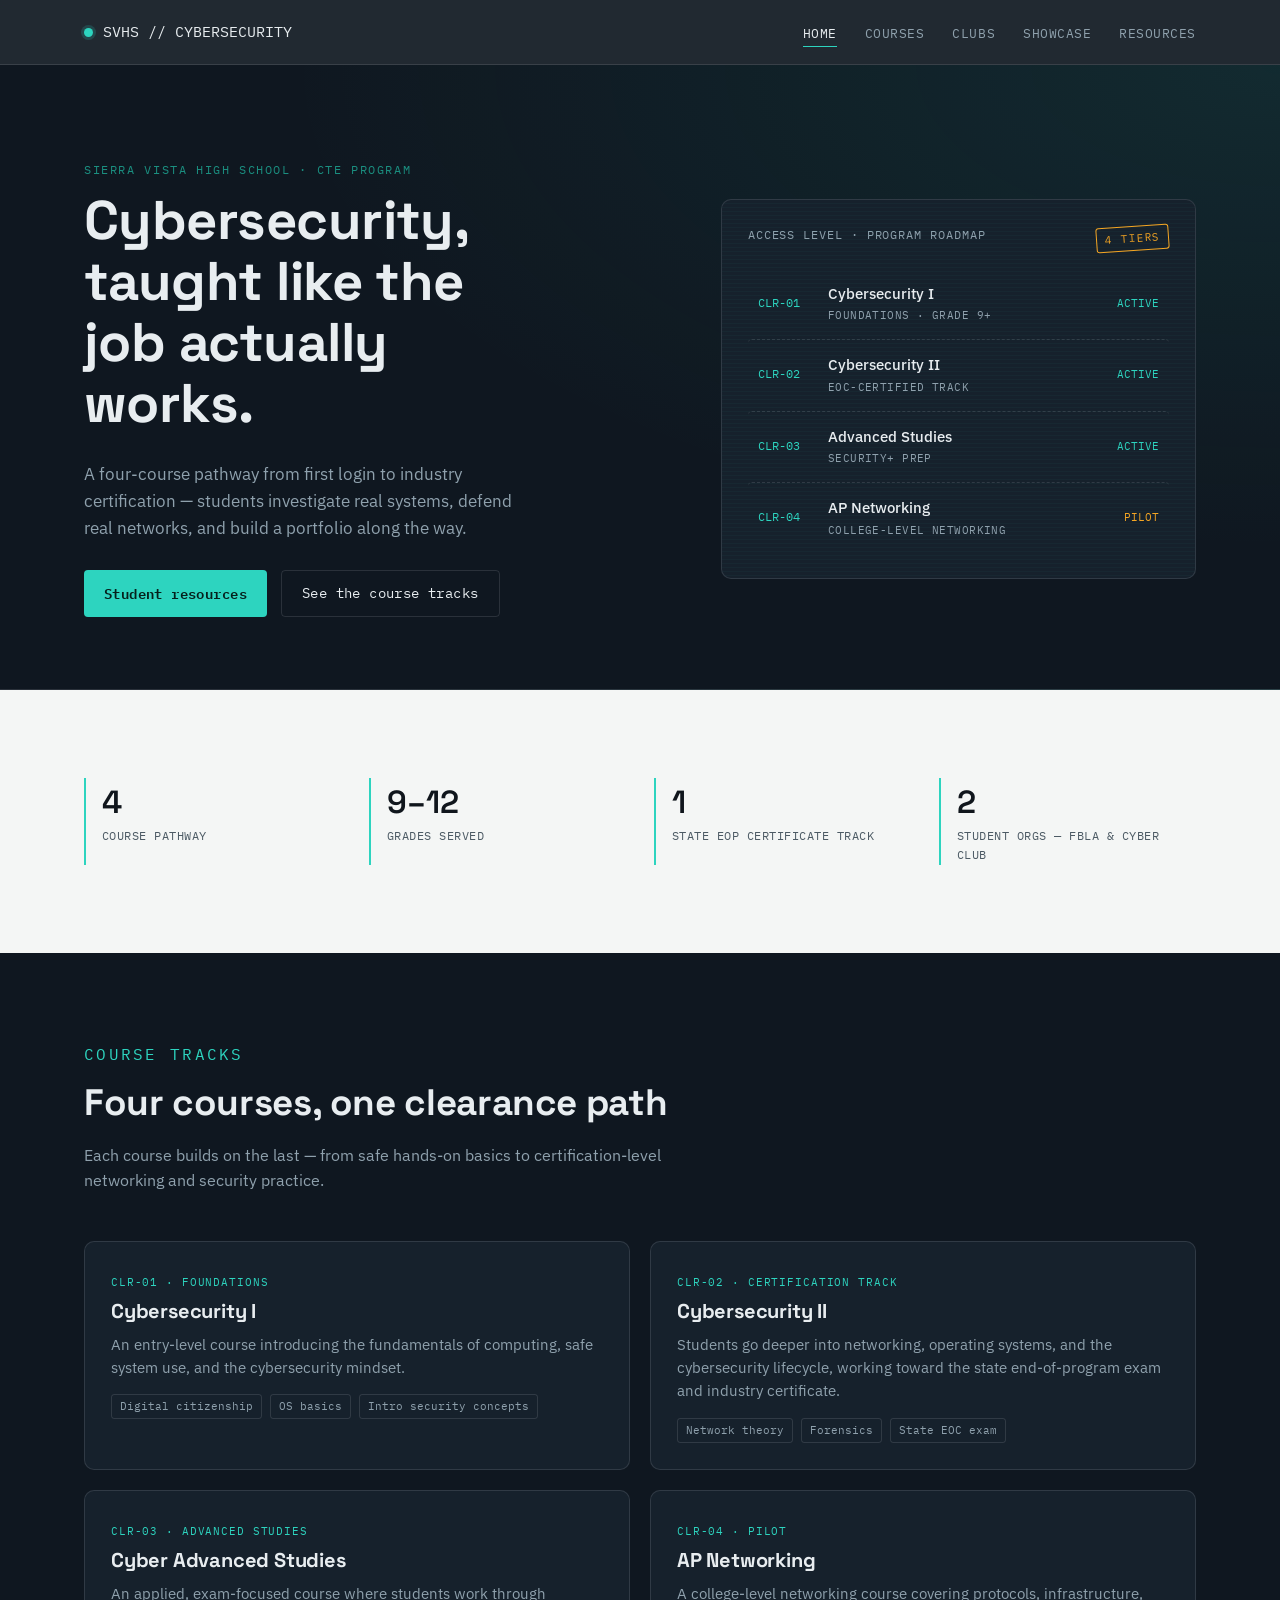
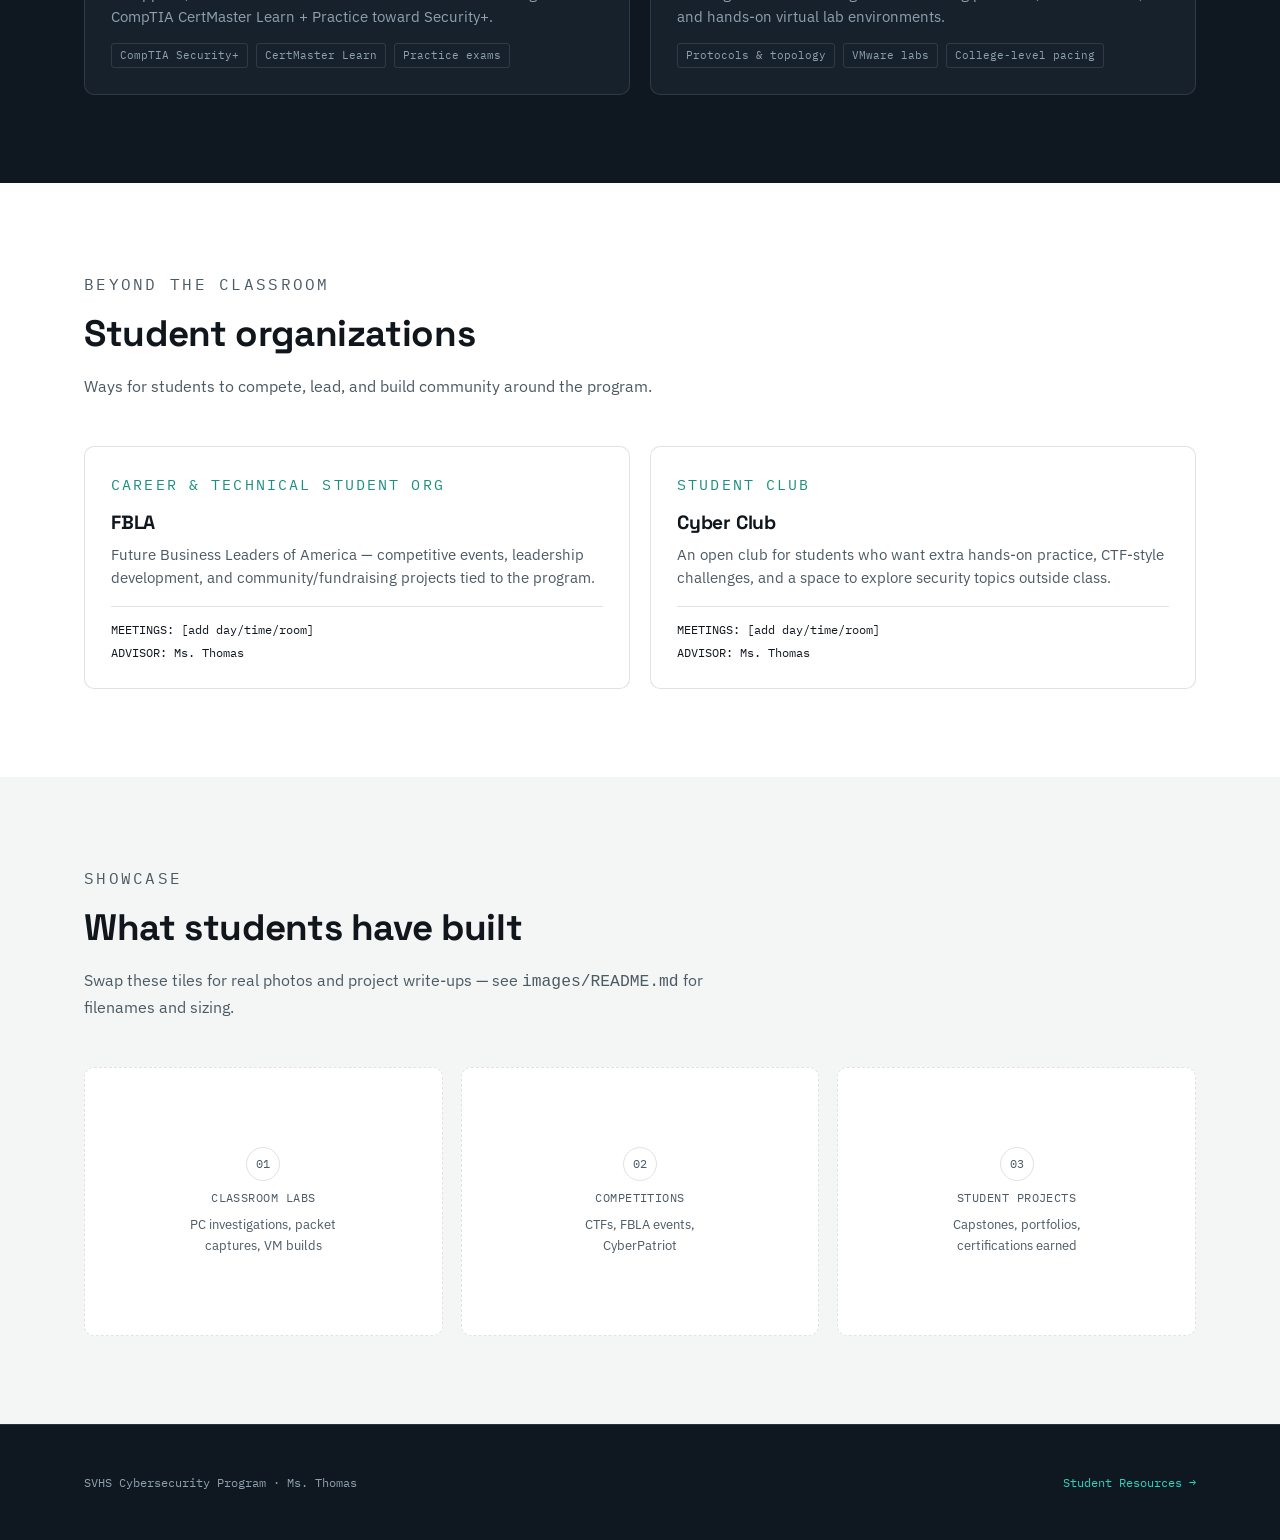
<file: index.html>
<!DOCTYPE html>
<html lang="en">
<head>
<meta charset="UTF-8">
<meta name="viewport" content="width=device-width, initial-scale=1.0">
<title>CTE Cybersecurity Program</title>
<meta name="description" content="Cybersecurity I & II, Advanced Studies, and AP Networking at Sierra Vista High School — resources, courses, and student work.">
<link rel="preconnect" href="https://fonts.googleapis.com">
<link href="https://fonts.googleapis.com/css2?family=Space+Grotesk:wght@500;600;700&family=IBM+Plex+Sans:wght@400;500;600&family=IBM+Plex+Mono:wght@400;500&display=swap" rel="stylesheet">
<link rel="stylesheet" href="css/style.css">
</head>
<body>

<nav class="site-nav">
  <div class="wrap">
    <a class="brand" href="index.html"><span class="dot"></span>SVHS // CYBERSECURITY</a>
    <button class="nav-toggle" id="navToggle" aria-expanded="false" aria-controls="navLinks">MENU</button>
    <ul class="nav-links" id="navLinks">
      <li><a href="index.html" aria-current="page">Home</a></li>
      <li><a href="index.html#courses">Courses</a></li>
      <li><a href="index.html#clubs">Clubs</a></li>
      <li><a href="index.html#showcase">Showcase</a></li>
      <li><a href="resources.html">Resources</a></li>
    </ul>
  </div>
</nav>

<header class="hero">
  <div class="wrap hero-grid">
    <div>
      <p class="eyebrow">Sierra Vista High School · CTE Program</p>
      <h1>Cybersecurity, taught like the job actually works.</h1>
      <p class="lede">A four-course pathway from first login to industry certification — students investigate real systems, defend real networks, and build a portfolio along the way.</p>
      <div class="hero-ctas">
        <a class="btn btn-primary" href="resources.html">Student resources</a>
        <a class="btn btn-ghost" href="#courses">See the course tracks</a>
      </div>
    </div>

    <div class="badge-card">
      <div class="badge-top">
        <span>Access Level · Program Roadmap</span>
        <span class="badge-stamp">4 tiers</span>
      </div>
      <ul class="tier-list">
        <li class="tier">
          <span class="tier-id">CLR-01</span>
          <span class="tier-name">Cybersecurity I<span>Foundations · Grade 9+</span></span>
          <span class="tier-status">ACTIVE</span>
        </li>
        <li class="tier">
          <span class="tier-id">CLR-02</span>
          <span class="tier-name">Cybersecurity II<span>EOC-certified track</span></span>
          <span class="tier-status">ACTIVE</span>
        </li>
        <li class="tier">
          <span class="tier-id">CLR-03</span>
          <span class="tier-name">Advanced Studies<span>Security+ prep</span></span>
          <span class="tier-status">ACTIVE</span>
        </li>
        <li class="tier">
          <span class="tier-id">CLR-04</span>
          <span class="tier-name">AP Networking<span>College-level networking</span></span>
          <span class="tier-status pilot">PILOT</span>
        </li>
      </ul>
    </div>
  </div>
</header>

<section data-theme="light">
  <div class="wrap">
    <div class="stat-strip">
      <div class="stat">
        <div class="num">4</div>
        <div class="label">Course pathway</div>
      </div>
      <div class="stat">
        <div class="num">9–12</div>
        <div class="label">Grades served</div>
      </div>
      <div class="stat">
        <div class="num">1</div>
        <div class="label">State EOP certificate track</div>
      </div>
      <div class="stat">
        <div class="num">2</div>
        <div class="label">Student orgs — FBLA & Cyber Club</div>
      </div>
    </div>
  </div>
</section>

<section data-theme="dark" id="courses">
  <div class="wrap">
    <div class="section-head">
      <p class="eyebrow">Course tracks</p>
      <h2>Four courses, one clearance path</h2>
      <p>Each course builds on the last — from safe hands-on basics to certification-level networking and security practice.</p>
    </div>
    <div class="course-grid">
      <div class="course-card">
        <span class="tag">CLR-01 · Foundations</span>
        <h3>Cybersecurity I</h3>
        <p>An entry-level course introducing the fundamentals of computing, safe system use, and the cybersecurity mindset.</p>
        <ul><li>Digital citizenship</li><li>OS basics</li><li>Intro security concepts</li></ul>
      </div>
      <div class="course-card">
        <span class="tag">CLR-02 · Certification track</span>
        <h3>Cybersecurity II</h3>
        <p>Students go deeper into networking, operating systems, and the cybersecurity lifecycle, working toward the state end-of-program exam and industry certificate.</p>
        <ul><li>Network theory</li><li>Forensics</li><li>State EOC exam</li></ul>
      </div>
      <div class="course-card">
        <span class="tag">CLR-03 · Advanced Studies</span>
        <h3>Cyber Advanced Studies</h3>
        <p>An applied, exam-focused course where students work through CompTIA CertMaster Learn + Practice toward Security+.</p>
        <ul><li>CompTIA Security+</li><li>CertMaster Learn</li><li>Practice exams</li></ul>
      </div>
      <div class="course-card">
        <span class="tag">CLR-04 · Pilot</span>
        <h3>AP Networking</h3>
        <p>A college-level networking course covering protocols, infrastructure, and hands-on virtual lab environments.</p>
        <ul><li>Protocols & topology</li><li>VMware labs</li><li>College-level pacing</li></ul>
      </div>
    </div>
  </div>
</section>

<section data-theme="surface" id="clubs">
  <div class="wrap">
    <div class="section-head">
      <p class="eyebrow">Beyond the classroom</p>
      <h2>Student organizations</h2>
      <p>Ways for students to compete, lead, and build community around the program.</p>
    </div>
    <div class="club-grid">
      <div class="club-card">
        <p class="eyebrow">Career & Technical Student Org</p>
        <h3>FBLA</h3>
        <p>Future Business Leaders of America — competitive events, leadership development, and community/fundraising projects tied to the program.</p>
        <div class="club-meta">
          <span>MEETINGS: [add day/time/room]</span>
          <span>ADVISOR: Ms. Thomas</span>
        </div>
      </div>
      <div class="club-card">
        <p class="eyebrow">Student Club</p>
        <h3>Cyber Club</h3>
        <p>An open club for students who want extra hands-on practice, CTF-style challenges, and a space to explore security topics outside class.</p>
        <div class="club-meta">
          <span>MEETINGS: [add day/time/room]</span>
          <span>ADVISOR: Ms. Thomas</span>
        </div>
      </div>
    </div>
  </div>
</section>

<section data-theme="light" id="showcase">
  <div class="wrap">
    <div class="section-head">
      <p class="eyebrow">Showcase</p>
      <h2>What students have built</h2>
      <p>Swap these tiles for real photos and project write-ups — see <code>images/README.md</code> for filenames and sizing.</p>
    </div>
    <div class="gallery-grid">
      <div class="gallery-tile">
        <div class="icon">01</div>
        <div class="cap">Classroom labs</div>
        <div class="sub">PC investigations, packet captures, VM builds</div>
      </div>
      <div class="gallery-tile">
        <div class="icon">02</div>
        <div class="cap">Competitions</div>
        <div class="sub">CTFs, FBLA events, CyberPatriot</div>
      </div>
      <div class="gallery-tile">
        <div class="icon">03</div>
        <div class="cap">Student projects</div>
        <div class="sub">Capstones, portfolios, certifications earned</div>
      </div>
    </div>
  </div>
</section>

<footer>
  <div class="wrap">
    <span>SVHS Cybersecurity Program · Ms. Thomas</span>
    <span><a href="resources.html">Student Resources →</a></span>
  </div>
</footer>

<script src="js/main.js"></script>
</body>
</html>
</file>
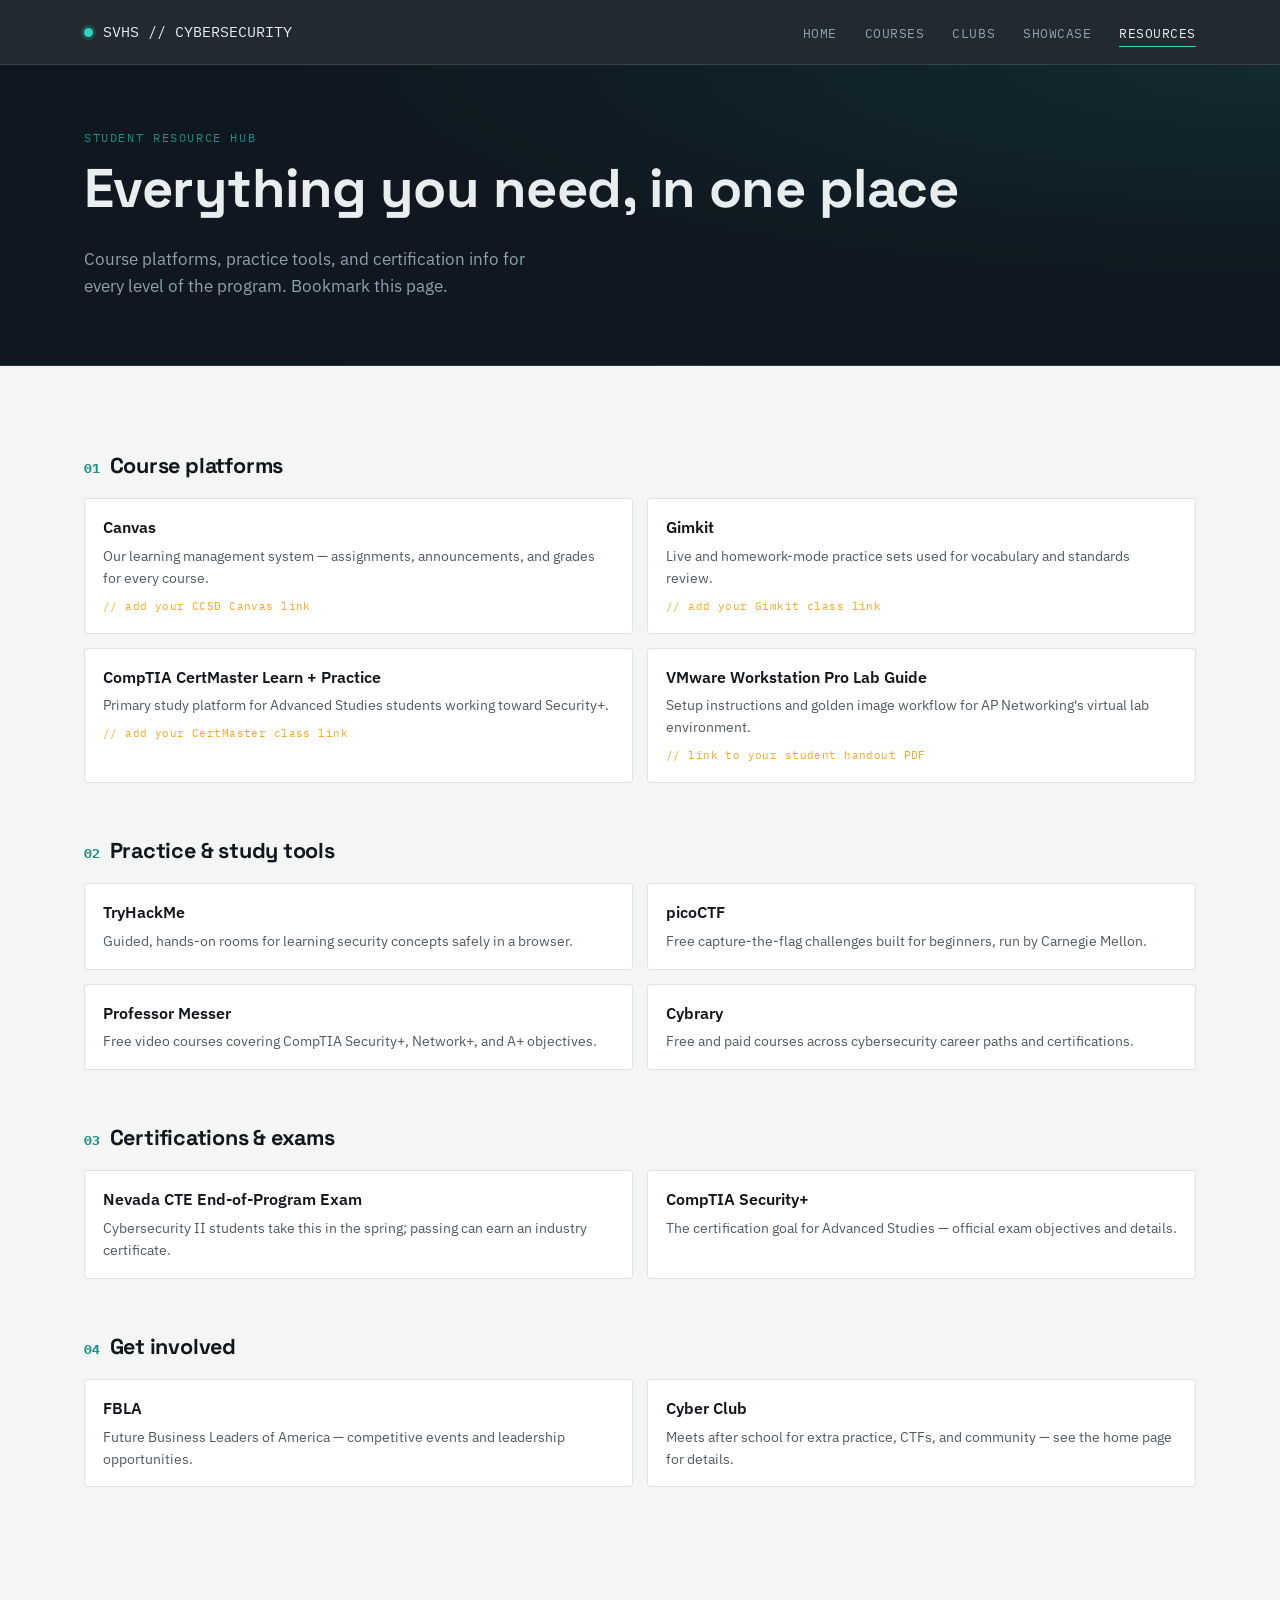
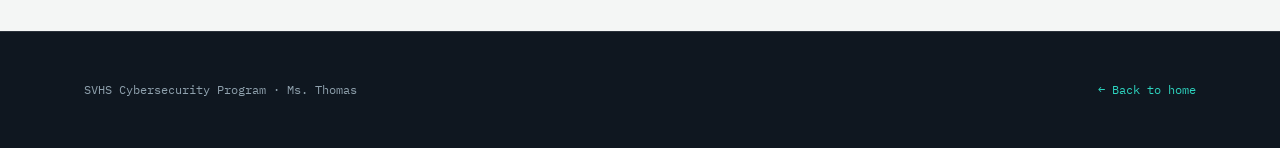
<file: resources.html>
<!DOCTYPE html>
<html lang="en">
<head>
<meta charset="UTF-8">
<meta name="viewport" content="width=device-width, initial-scale=1.0">
<title>Student Resources — Sierra Vista Cybersecurity</title>
<meta name="description" content="Links and tools for Sierra Vista Cybersecurity students: Canvas, Gimkit, CompTIA CertMaster, and practice sites.">
<link rel="preconnect" href="https://fonts.googleapis.com">
<link href="https://fonts.googleapis.com/css2?family=Space+Grotesk:wght@500;600;700&family=IBM+Plex+Sans:wght@400;500;600&family=IBM+Plex+Mono:wght@400;500&display=swap" rel="stylesheet">
<link rel="stylesheet" href="css/style.css">
</head>
<body>

<nav class="site-nav">
  <div class="wrap">
    <a class="brand" href="index.html"><span class="dot"></span>SVHS // CYBERSECURITY</a>
    <button class="nav-toggle" id="navToggle" aria-expanded="false" aria-controls="navLinks">MENU</button>
    <ul class="nav-links" id="navLinks">
      <li><a href="index.html">Home</a></li>
      <li><a href="index.html#courses">Courses</a></li>
      <li><a href="index.html#clubs">Clubs</a></li>
      <li><a href="index.html#showcase">Showcase</a></li>
      <li><a href="resources.html" aria-current="page">Resources</a></li>
    </ul>
  </div>
</nav>

<header class="hero" style="padding: 64px 0 48px;">
  <div class="wrap">
    <p class="eyebrow">Student Resource Hub</p>
    <h1 style="max-width: none;">Everything you need, in one place</h1>
    <p class="lede">Course platforms, practice tools, and certification info for every level of the program. Bookmark this page.</p>
  </div>
</header>

<section data-theme="light">
  <div class="wrap">

    <div class="res-category">
      <h2><span class="idx">01</span> Course platforms</h2>
      <ul class="res-list">
        <li class="res-item">
          <a href="#" target="_blank" rel="noopener">Canvas</a>
          <p>Our learning management system — assignments, announcements, and grades for every course.</p>
          <span class="edit-flag">// add your CCSD Canvas link</span>
        </li>
        <li class="res-item">
          <a href="#" target="_blank" rel="noopener">Gimkit</a>
          <p>Live and homework-mode practice sets used for vocabulary and standards review.</p>
          <span class="edit-flag">// add your Gimkit class link</span>
        </li>
        <li class="res-item">
          <a href="#" target="_blank" rel="noopener">CompTIA CertMaster Learn + Practice</a>
          <p>Primary study platform for Advanced Studies students working toward Security+.</p>
          <span class="edit-flag">// add your CertMaster class link</span>
        </li>
        <li class="res-item">
          <a href="#" target="_blank" rel="noopener">VMware Workstation Pro Lab Guide</a>
          <p>Setup instructions and golden image workflow for AP Networking's virtual lab environment.</p>
          <span class="edit-flag">// link to your student handout PDF</span>
        </li>
      </ul>
    </div>

    <div class="res-category">
      <h2><span class="idx">02</span> Practice & study tools</h2>
      <ul class="res-list">
        <li class="res-item">
          <a href="https://tryhackme.com" target="_blank" rel="noopener">TryHackMe</a>
          <p>Guided, hands-on rooms for learning security concepts safely in a browser.</p>
        </li>
        <li class="res-item">
          <a href="https://www.picoctf.org" target="_blank" rel="noopener">picoCTF</a>
          <p>Free capture-the-flag challenges built for beginners, run by Carnegie Mellon.</p>
        </li>
        <li class="res-item">
          <a href="https://www.professormesser.com" target="_blank" rel="noopener">Professor Messer</a>
          <p>Free video courses covering CompTIA Security+, Network+, and A+ objectives.</p>
        </li>
        <li class="res-item">
          <a href="https://www.cybrary.it" target="_blank" rel="noopener">Cybrary</a>
          <p>Free and paid courses across cybersecurity career paths and certifications.</p>
        </li>
      </ul>
    </div>

    <div class="res-category">
      <h2><span class="idx">03</span> Certifications & exams</h2>
      <ul class="res-list">
        <li class="res-item">
          <a href="#" target="_blank" rel="noopener">Nevada CTE End-of-Program Exam</a>
          <p>Cybersecurity II students take this in the spring; passing can earn an industry certificate.</p>
        </li>
        <li class="res-item">
          <a href="https://www.comptia.org/certifications/security" target="_blank" rel="noopener">CompTIA Security+</a>
          <p>The certification goal for Advanced Studies — official exam objectives and details.</p>
        </li>
      </ul>
    </div>

    <div class="res-category">
      <h2><span class="idx">04</span> Get involved</h2>
      <ul class="res-list">
        <li class="res-item">
          <a href="https://www.fbla.org" target="_blank" rel="noopener">FBLA</a>
          <p>Future Business Leaders of America — competitive events and leadership opportunities.</p>
        </li>
        <li class="res-item">
          <a href="index.html#clubs">Cyber Club</a>
          <p>Meets after school for extra practice, CTFs, and community — see the home page for details.</p>
        </li>
      </ul>
    </div>

  </div>
</section>

<footer>
  <div class="wrap">
    <span>SVHS Cybersecurity Program · Ms. Thomas</span>
    <span><a href="index.html">← Back to home</a></span>
  </div>
</footer>

<script src="js/main.js"></script>
</body>
</html>
</file>
<file: css/style.css>
/* =========================================================
   Sierra Vista Cybersecurity Program — design tokens
   Concept: the course sequence framed as security clearance
   tiers on an access badge. Deep slate + teal "systems online"
   accent, amber for stamped/status marks. Space Grotesk for
   display, IBM Plex Sans for body, IBM Plex Mono for data/IDs.
   ========================================================= */

:root {
  --bg-dark: #0F1720;
  --surface-dark: #16212C;
  --surface-dark-2: #1D2B38;
  --bg-light: #F4F6F5;
  --surface-light: #FFFFFF;

  --text-on-dark: #E8EDF0;
  --text-muted-dark: #8FA1AD;
  --text-on-light: #10161C;
  --text-muted-light: #4C5A64;

  --accent-teal: #2DD4BF;
  --accent-teal-dim: #1B8F80;
  --accent-amber: #F5A623;

  --border-dark: rgba(232, 237, 240, 0.12);
  --border-light: rgba(16, 22, 28, 0.12);

  --font-display: "Space Grotesk", sans-serif;
  --font-body: "IBM Plex Sans", sans-serif;
  --font-mono: "IBM Plex Mono", monospace;

  --radius-sm: 4px;
  --radius-md: 10px;
  --max-width: 1160px;
}

* { box-sizing: border-box; }
html { scroll-behavior: smooth; }

body {
  margin: 0;
  font-family: var(--font-body);
  background: var(--bg-light);
  color: var(--text-on-light);
  line-height: 1.55;
}

img { max-width: 100%; display: block; }

h1, h2, h3, h4 {
  font-family: var(--font-display);
  margin: 0 0 0.5em 0;
  line-height: 1.12;
  letter-spacing: -0.01em;
}

p { margin: 0 0 1em 0; }

a { color: inherit; }

.wrap {
  max-width: var(--max-width);
  margin: 0 auto;
  padding: 0 24px;
}

.eyebrow {
  font-family: var(--font-mono);
  font-size: 0.72rem;
  letter-spacing: 0.14em;
  text-transform: uppercase;
  color: var(--accent-teal-dim);
}

section[data-theme="dark"] .eyebrow { color: var(--accent-teal); }

/* ---------- Nav ---------- */
.site-nav {
  position: sticky;
  top: 0;
  z-index: 50;
  background: rgba(15, 23, 32, 0.92);
  backdrop-filter: blur(6px);
  border-bottom: 1px solid var(--border-dark);
}

.site-nav .wrap {
  display: flex;
  align-items: center;
  justify-content: space-between;
  height: 64px;
}

.brand {
  font-family: var(--font-mono);
  font-size: 0.95rem;
  color: var(--text-on-dark);
  text-decoration: none;
  display: flex;
  align-items: center;
  gap: 10px;
}

.brand .dot {
  width: 9px;
  height: 9px;
  border-radius: 50%;
  background: var(--accent-teal);
  box-shadow: 0 0 0 3px rgba(45, 212, 191, 0.18);
}

.nav-links {
  display: flex;
  gap: 28px;
  list-style: none;
  margin: 0;
  padding: 0;
}

.nav-links a {
  font-family: var(--font-mono);
  font-size: 0.82rem;
  letter-spacing: 0.04em;
  text-transform: uppercase;
  color: var(--text-muted-dark);
  text-decoration: none;
  padding-bottom: 4px;
  border-bottom: 1px solid transparent;
  transition: color 0.15s ease, border-color 0.15s ease;
}

.nav-links a:hover,
.nav-links a[aria-current="page"] {
  color: var(--text-on-dark);
  border-bottom-color: var(--accent-teal);
}

.nav-toggle {
  display: none;
  background: none;
  border: 1px solid var(--border-dark);
  border-radius: var(--radius-sm);
  color: var(--text-on-dark);
  font-family: var(--font-mono);
  font-size: 0.78rem;
  padding: 8px 12px;
}

/* ---------- Sections ---------- */
section { padding: 88px 0; }
section[data-theme="dark"] {
  background: var(--bg-dark);
  color: var(--text-on-dark);
}
section[data-theme="light"] {
  background: var(--bg-light);
  color: var(--text-on-light);
}
section[data-theme="surface"] {
  background: var(--surface-light);
  color: var(--text-on-light);
}

.section-head {
  max-width: 640px;
  margin-bottom: 48px;
}
.section-head h2 { font-size: clamp(1.7rem, 3vw, 2.3rem); }
.section-head p {
  color: var(--text-muted-dark);
  font-size: 1.02rem;
}
section[data-theme="light"] .section-head p,
section[data-theme="surface"] .section-head p { color: var(--text-muted-light); }

/* ---------- Hero / Badge ---------- */
.hero {
  background:
    radial-gradient(ellipse at top right, rgba(45,212,191,0.10), transparent 55%),
    var(--bg-dark);
  color: var(--text-on-dark);
  padding: 96px 0 72px;
  border-bottom: 1px solid var(--border-dark);
}

.hero-grid {
  display: grid;
  grid-template-columns: 1.1fr 0.9fr;
  gap: 56px;
  align-items: center;
}

.hero h1 {
  font-size: clamp(2.1rem, 4.4vw, 3.4rem);
  max-width: 11ch;
}

.hero .lede {
  font-size: 1.08rem;
  color: var(--text-muted-dark);
  max-width: 46ch;
}

.hero-ctas {
  display: flex;
  gap: 14px;
  margin-top: 28px;
  flex-wrap: wrap;
}

.btn {
  font-family: var(--font-mono);
  font-size: 0.85rem;
  letter-spacing: 0.03em;
  text-decoration: none;
  padding: 12px 20px;
  border-radius: var(--radius-sm);
  display: inline-block;
  transition: transform 0.15s ease, background 0.15s ease;
}
.btn-primary {
  background: var(--accent-teal);
  color: #06201C;
  font-weight: 600;
}
.btn-primary:hover { transform: translateY(-1px); background: #4be0ca; }
.btn-ghost {
  border: 1px solid var(--border-dark);
  color: var(--text-on-dark);
}
.btn-ghost:hover { border-color: var(--accent-teal); color: var(--accent-teal); }

/* ---------- Clearance badge (signature element) ---------- */
.badge-card {
  background: var(--surface-dark);
  border: 1px solid var(--border-dark);
  border-radius: var(--radius-md);
  padding: 26px;
  position: relative;
  overflow: hidden;
}

.badge-card::before {
  content: "";
  position: absolute;
  inset: 0;
  background: repeating-linear-gradient(
    to bottom,
    transparent 0,
    transparent 3px,
    rgba(45, 212, 191, 0.035) 3px,
    rgba(45, 212, 191, 0.035) 4px
  );
  pointer-events: none;
}

.badge-top {
  display: flex;
  justify-content: space-between;
  align-items: flex-start;
  font-family: var(--font-mono);
  font-size: 0.72rem;
  color: var(--text-muted-dark);
  letter-spacing: 0.08em;
  text-transform: uppercase;
  margin-bottom: 18px;
}

.badge-stamp {
  font-family: var(--font-mono);
  font-size: 0.68rem;
  color: var(--accent-amber);
  border: 1px solid var(--accent-amber);
  border-radius: 3px;
  padding: 3px 8px;
  transform: rotate(-4deg);
  letter-spacing: 0.08em;
}

.tier-list {
  list-style: none;
  margin: 0;
  padding: 0;
  display: flex;
  flex-direction: column;
  gap: 2px;
}

.tier {
  display: grid;
  grid-template-columns: 56px 1fr auto;
  align-items: center;
  gap: 14px;
  padding: 13px 10px;
  border-radius: var(--radius-sm);
  position: relative;
}

.tier + .tier { border-top: 1px dashed var(--border-dark); }

.tier-id {
  font-family: var(--font-mono);
  font-size: 0.76rem;
  color: var(--accent-teal);
}

.tier-name { font-size: 0.95rem; font-weight: 500; }
.tier-name span {
  display: block;
  font-family: var(--font-mono);
  font-size: 0.68rem;
  color: var(--text-muted-dark);
  font-weight: 400;
  margin-top: 2px;
  text-transform: uppercase;
  letter-spacing: 0.04em;
}

.tier-status {
  font-family: var(--font-mono);
  font-size: 0.68rem;
  color: var(--accent-teal);
  white-space: nowrap;
}
.tier-status.pilot { color: var(--accent-amber); }

/* ---------- Stat strip ---------- */
.stat-strip {
  display: grid;
  grid-template-columns: repeat(4, 1fr);
  gap: 28px;
}
.stat {
  border-left: 2px solid var(--accent-teal);
  padding-left: 16px;
}
.stat .num {
  font-family: var(--font-display);
  font-size: 2rem;
  font-weight: 600;
}
.stat .label {
  font-family: var(--font-mono);
  font-size: 0.76rem;
  color: var(--text-muted-light);
  text-transform: uppercase;
  letter-spacing: 0.04em;
}

/* ---------- Course cards ---------- */
.course-grid {
  display: grid;
  grid-template-columns: repeat(2, 1fr);
  gap: 20px;
}

.course-card {
  background: var(--surface-dark);
  border: 1px solid var(--border-dark);
  border-radius: var(--radius-md);
  padding: 26px;
  transition: border-color 0.15s ease, transform 0.15s ease;
}
.course-card:hover {
  border-color: var(--accent-teal-dim);
  transform: translateY(-2px);
}

.course-card .tag {
  font-family: var(--font-mono);
  font-size: 0.68rem;
  color: var(--accent-teal);
  text-transform: uppercase;
  letter-spacing: 0.08em;
}

.course-card h3 { font-size: 1.25rem; margin-top: 8px; }
.course-card p { color: var(--text-muted-dark); font-size: 0.94rem; }

.course-card ul {
  margin: 14px 0 0 0;
  padding: 0;
  list-style: none;
  display: flex;
  flex-wrap: wrap;
  gap: 8px;
}
.course-card ul li {
  font-family: var(--font-mono);
  font-size: 0.68rem;
  color: var(--text-muted-dark);
  border: 1px solid var(--border-dark);
  border-radius: 3px;
  padding: 3px 8px;
}

/* ---------- Showcase gallery ---------- */
.gallery-grid {
  display: grid;
  grid-template-columns: repeat(3, 1fr);
  gap: 18px;
}
.gallery-tile {
  aspect-ratio: 4 / 3;
  border-radius: var(--radius-md);
  border: 1px dashed var(--border-light);
  background: var(--surface-light);
  display: flex;
  flex-direction: column;
  align-items: center;
  justify-content: center;
  gap: 8px;
  text-align: center;
  padding: 18px;
}
.gallery-tile .icon {
  width: 34px;
  height: 34px;
  border-radius: 50%;
  border: 1px solid var(--border-light);
  display: flex;
  align-items: center;
  justify-content: center;
  font-family: var(--font-mono);
  font-size: 0.75rem;
  color: var(--text-muted-light);
}
.gallery-tile .cap {
  font-family: var(--font-mono);
  font-size: 0.72rem;
  color: var(--text-muted-light);
  text-transform: uppercase;
  letter-spacing: 0.04em;
}
.gallery-tile .sub {
  font-size: 0.82rem;
  color: var(--text-muted-light);
  max-width: 22ch;
}

/* ---------- Clubs ---------- */
.club-grid {
  display: grid;
  grid-template-columns: repeat(2, 1fr);
  gap: 20px;
}
.club-card {
  background: var(--surface-light);
  border: 1px solid var(--border-light);
  border-radius: var(--radius-md);
  padding: 26px;
}
.club-card .eyebrow { color: var(--accent-teal-dim); }
.club-card h3 { font-size: 1.2rem; margin-top: 6px; }
.club-card p { color: var(--text-muted-light); font-size: 0.95rem; }
.club-meta {
  font-family: var(--font-mono);
  font-size: 0.76rem;
  color: var(--text-on-light);
  border-top: 1px solid var(--border-light);
  margin-top: 16px;
  padding-top: 14px;
  display: flex;
  flex-direction: column;
  gap: 4px;
}

/* ---------- Resources page ---------- */
.res-category {
  margin-bottom: 56px;
}
.res-category h2 {
  font-size: 1.35rem;
  display: flex;
  align-items: baseline;
  gap: 10px;
}
.res-category h2 .idx {
  font-family: var(--font-mono);
  font-size: 0.8rem;
  color: var(--accent-teal-dim);
}
.res-list {
  display: grid;
  grid-template-columns: repeat(2, 1fr);
  gap: 14px;
  list-style: none;
  margin: 20px 0 0 0;
  padding: 0;
}
.res-item {
  border: 1px solid var(--border-light);
  border-radius: var(--radius-sm);
  padding: 16px 18px;
  background: var(--surface-light);
}
.res-item a {
  font-weight: 600;
  text-decoration: none;
  font-size: 0.98rem;
  border-bottom: 1px solid transparent;
}
.res-item a:hover { border-bottom-color: var(--accent-teal-dim); }
.res-item p {
  margin: 6px 0 0 0;
  font-size: 0.88rem;
  color: var(--text-muted-light);
}
.res-item .edit-flag {
  display: inline-block;
  margin-top: 8px;
  font-family: var(--font-mono);
  font-size: 0.66rem;
  color: var(--accent-amber);
  letter-spacing: 0.04em;
}

/* ---------- Footer ---------- */
footer {
  background: var(--bg-dark);
  color: var(--text-muted-dark);
  padding: 48px 0;
  border-top: 1px solid var(--border-dark);
}
footer .wrap {
  display: flex;
  justify-content: space-between;
  align-items: center;
  flex-wrap: wrap;
  gap: 16px;
  font-family: var(--font-mono);
  font-size: 0.78rem;
}
footer a { color: var(--accent-teal); text-decoration: none; }

/* ---------- Responsive ---------- */
@media (max-width: 860px) {
  .hero-grid { grid-template-columns: 1fr; }
  .stat-strip { grid-template-columns: repeat(2, 1fr); gap: 24px; }
  .course-grid, .club-grid, .res-list { grid-template-columns: 1fr; }
  .gallery-grid { grid-template-columns: repeat(2, 1fr); }
  .nav-links {
    position: absolute;
    top: 64px; left: 0; right: 0;
    background: var(--bg-dark);
    flex-direction: column;
    padding: 16px 24px 24px;
    gap: 16px;
    border-bottom: 1px solid var(--border-dark);
    display: none;
  }
  .nav-links.open { display: flex; }
  .nav-toggle { display: inline-block; }
}

@media (max-width: 560px) {
  .gallery-grid { grid-template-columns: 1fr; }
  section { padding: 64px 0; }
}

@media (prefers-reduced-motion: reduce) {
  html { scroll-behavior: auto; }
  * { transition: none !important; animation: none !important; }
}
</file>
